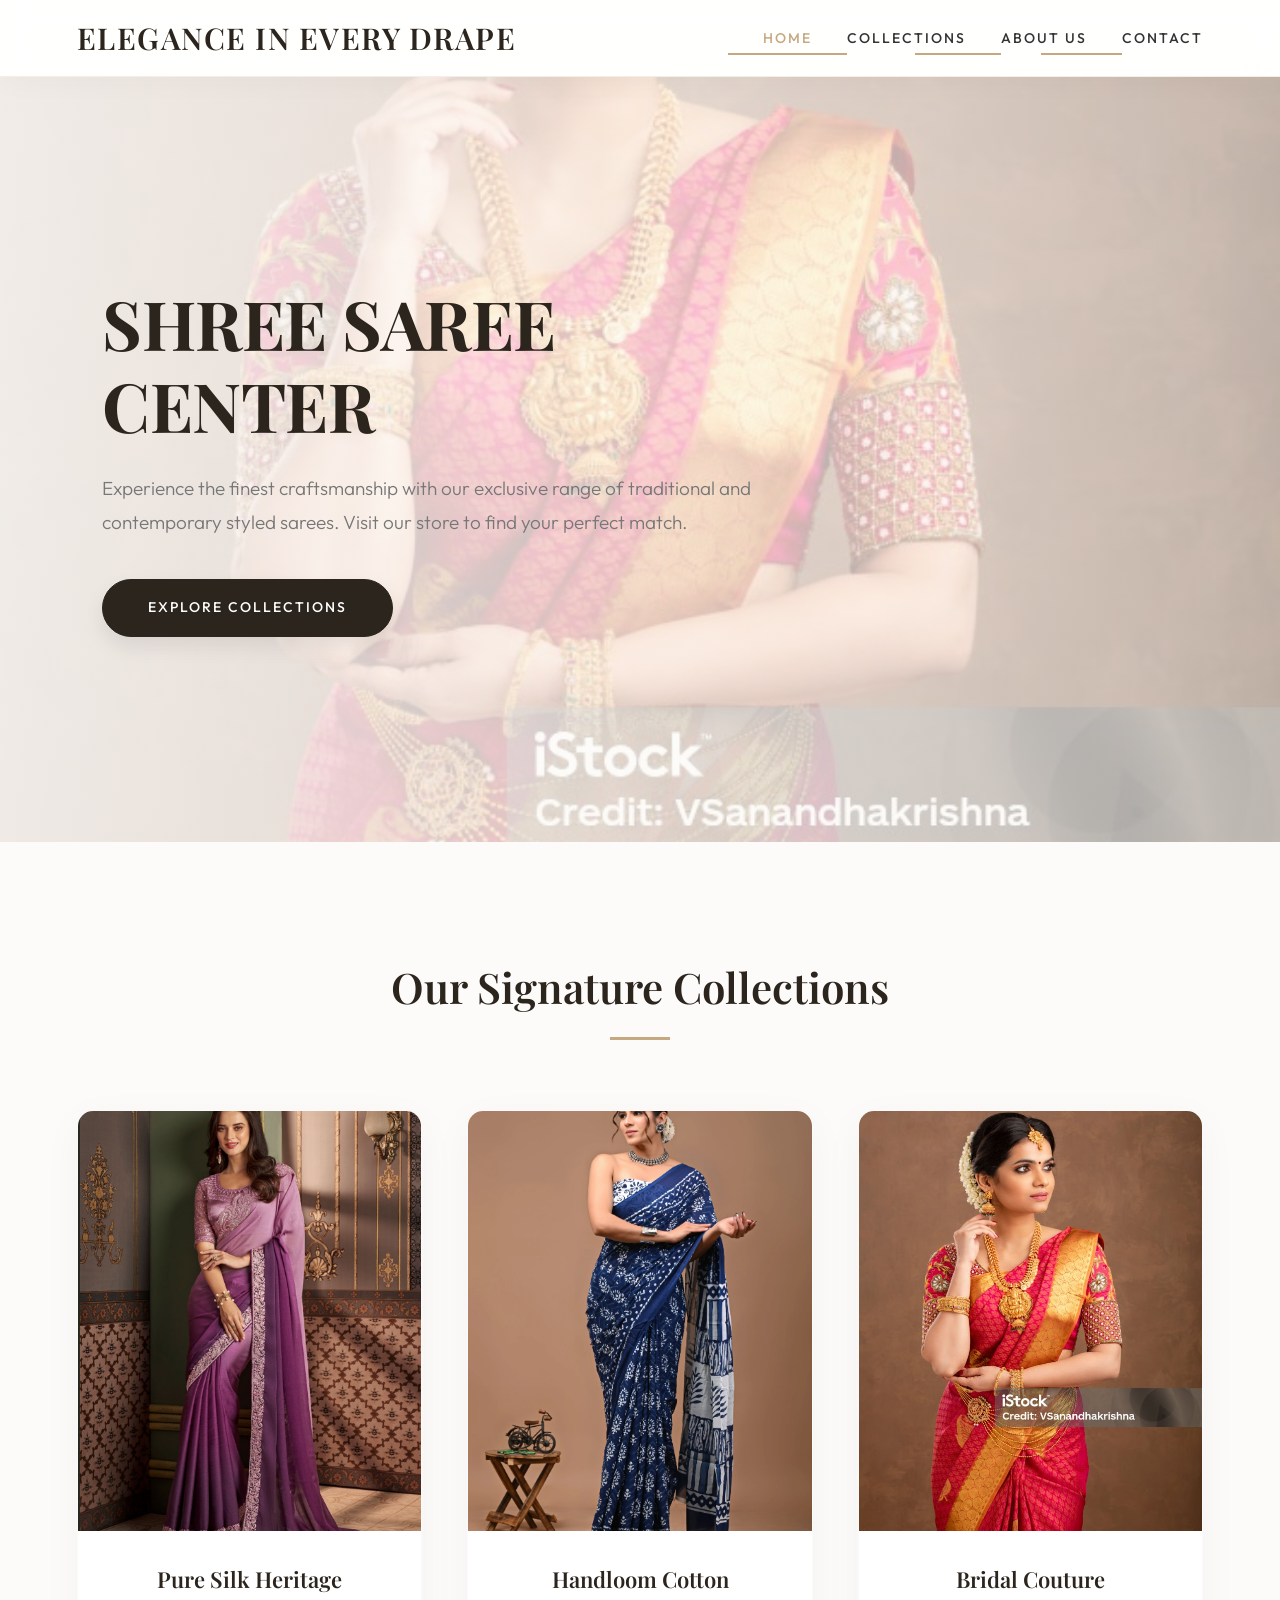
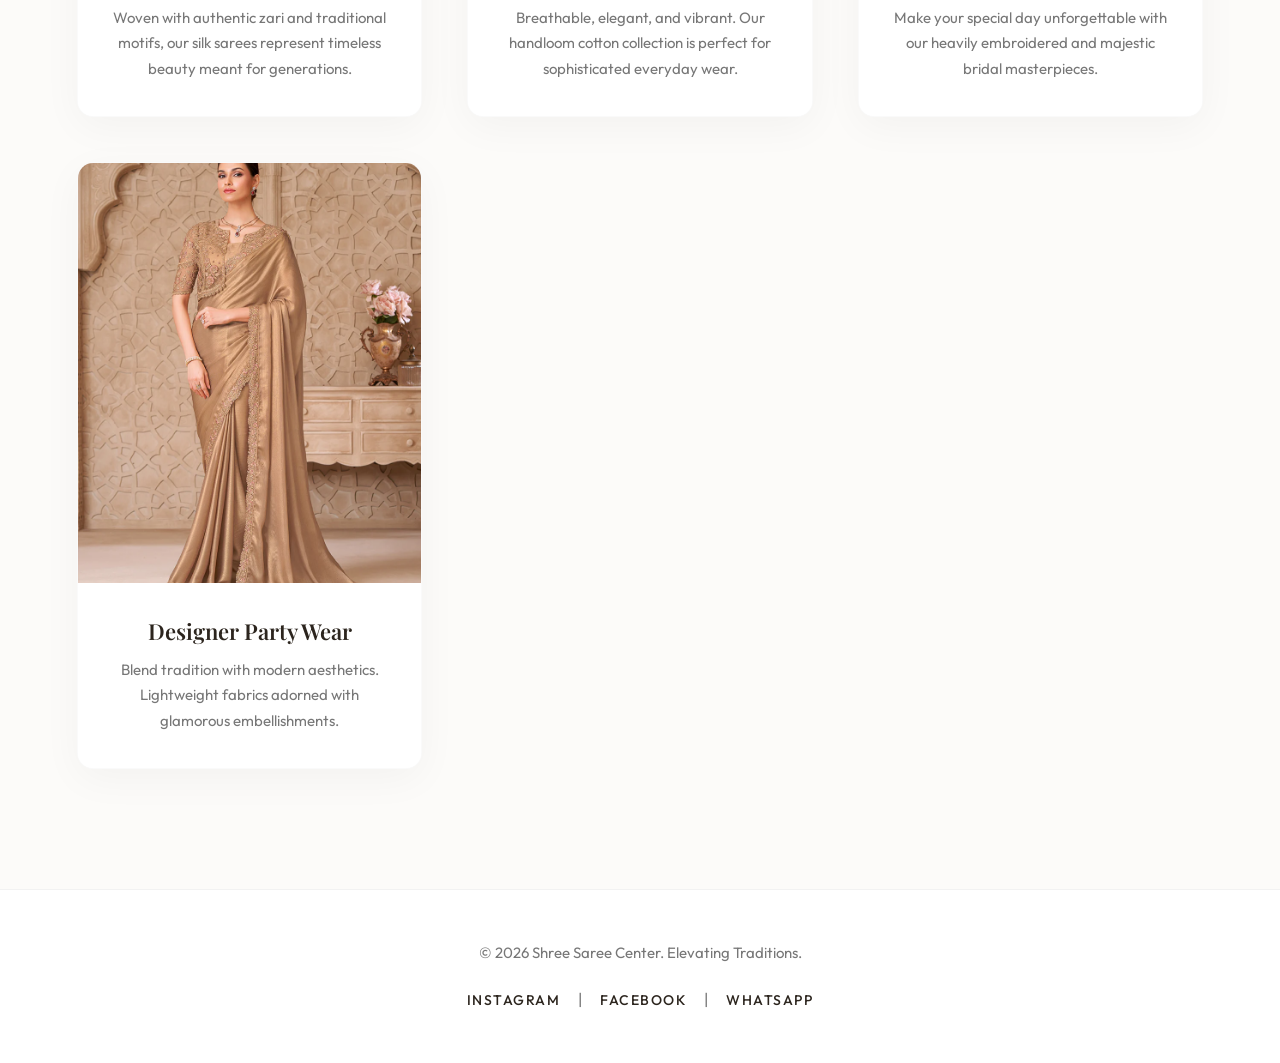
<file: index.html>
<!DOCTYPE html>
<html lang="en">

<head>
    <meta charset="UTF-8">
    <title>Shree Saree Center | Premium Sarees</title>
    <link rel="stylesheet" href="style.css">
    <meta name="viewport" content="width=device-width, initial-scale=1.0">
</head>

<body>

    <!-- Header Section -->
    <header>
        <div class="logo">
            <h1>Elegance in every drape</h1>
        </div>
        <nav>
            <ul>
                <li><a href="index.html" class="active">Home</a></li>
                <li><a href="product.html">Collections</a></li>
                <li><a href="about.html">About Us</a></li>
                <li><a href="contact.html">Contact</a></li>
            </ul>
        </nav>
    </header>

    <!-- Hero Section -->
    <section class="hero">
        <div class="hero-content">
            <h2>SHREE SAREE CENTER</h2>
            <p>Experience the finest craftsmanship with our exclusive range of traditional and contemporary styled sarees. Visit our store to find your perfect match.</p>
            <a href="product.html" class="btn">Explore Collections</a>
        </div>
    </section>

    <!-- Featured Products Section -->
    <section class="featured">
        <h2 class="section-title">Our Signature Collections</h2>
        <div class="product-container">

            <a href="silk.html" style="text-decoration: none; color: inherit; display: block;">
                <div class="product-card">
                    <div class="img-wrapper">
                        <img src="images/silk.jpg.jpeg" alt="Pure Silk Sarees">
                    </div>
                    <div class="product-info">
                        <h3>Pure Silk Heritage</h3>
                        <p>Woven with authentic zari and traditional motifs, our silk sarees represent timeless beauty meant for generations.</p>
                    </div>
                </div>
            </a>

            <a href="cotton.html" style="text-decoration: none; color: inherit; display: block;">
                <div class="product-card">
                    <div class="img-wrapper">
                        <img src="images/cotton.webp" alt="Handloom Cotton">
                    </div>
                    <div class="product-info">
                        <h3>Handloom Cotton</h3>
                        <p>Breathable, elegant, and vibrant. Our handloom cotton collection is perfect for sophisticated everyday wear.</p>
                    </div>
                </div>
            </a>

            <a href="bridal.html" style="text-decoration: none; color: inherit; display: block;">
                <div class="product-card">
                    <div class="img-wrapper">
                        <img src="images/bridal.jpg.jpeg" alt="Bridal Couture">
                    </div>
                    <div class="product-info">
                        <h3>Bridal Couture</h3>
                        <p>Make your special day unforgettable with our heavily embroidered and majestic bridal masterpieces.</p>
                    </div>
                </div>
            </a>

            <a href="party_wear.html" style="text-decoration: none; color: inherit; display: block;">
                <div class="product-card">
                    <div class="img-wrapper">
                        <img src="images/party_wear.webp" alt="Contemporary Party Wear">
                    </div>
                    <div class="product-info">
                        <h3>Designer Party Wear</h3>
                        <p>Blend tradition with modern aesthetics. Lightweight fabrics adorned with glamorous embellishments.</p>
                    </div>
                </div>
            </a>

        </div>
    </section>

    <!-- Footer Section -->
    <footer>
        <p>&copy; 2026 Shree Saree Center. Elevating Traditions.</p>
        <div class="social-links">
            <a href="#">Instagram</a> | <a href="#">Facebook</a> | <a href="#">WhatsApp</a>
        </div>
    </footer>

</body>

</html>
</file>
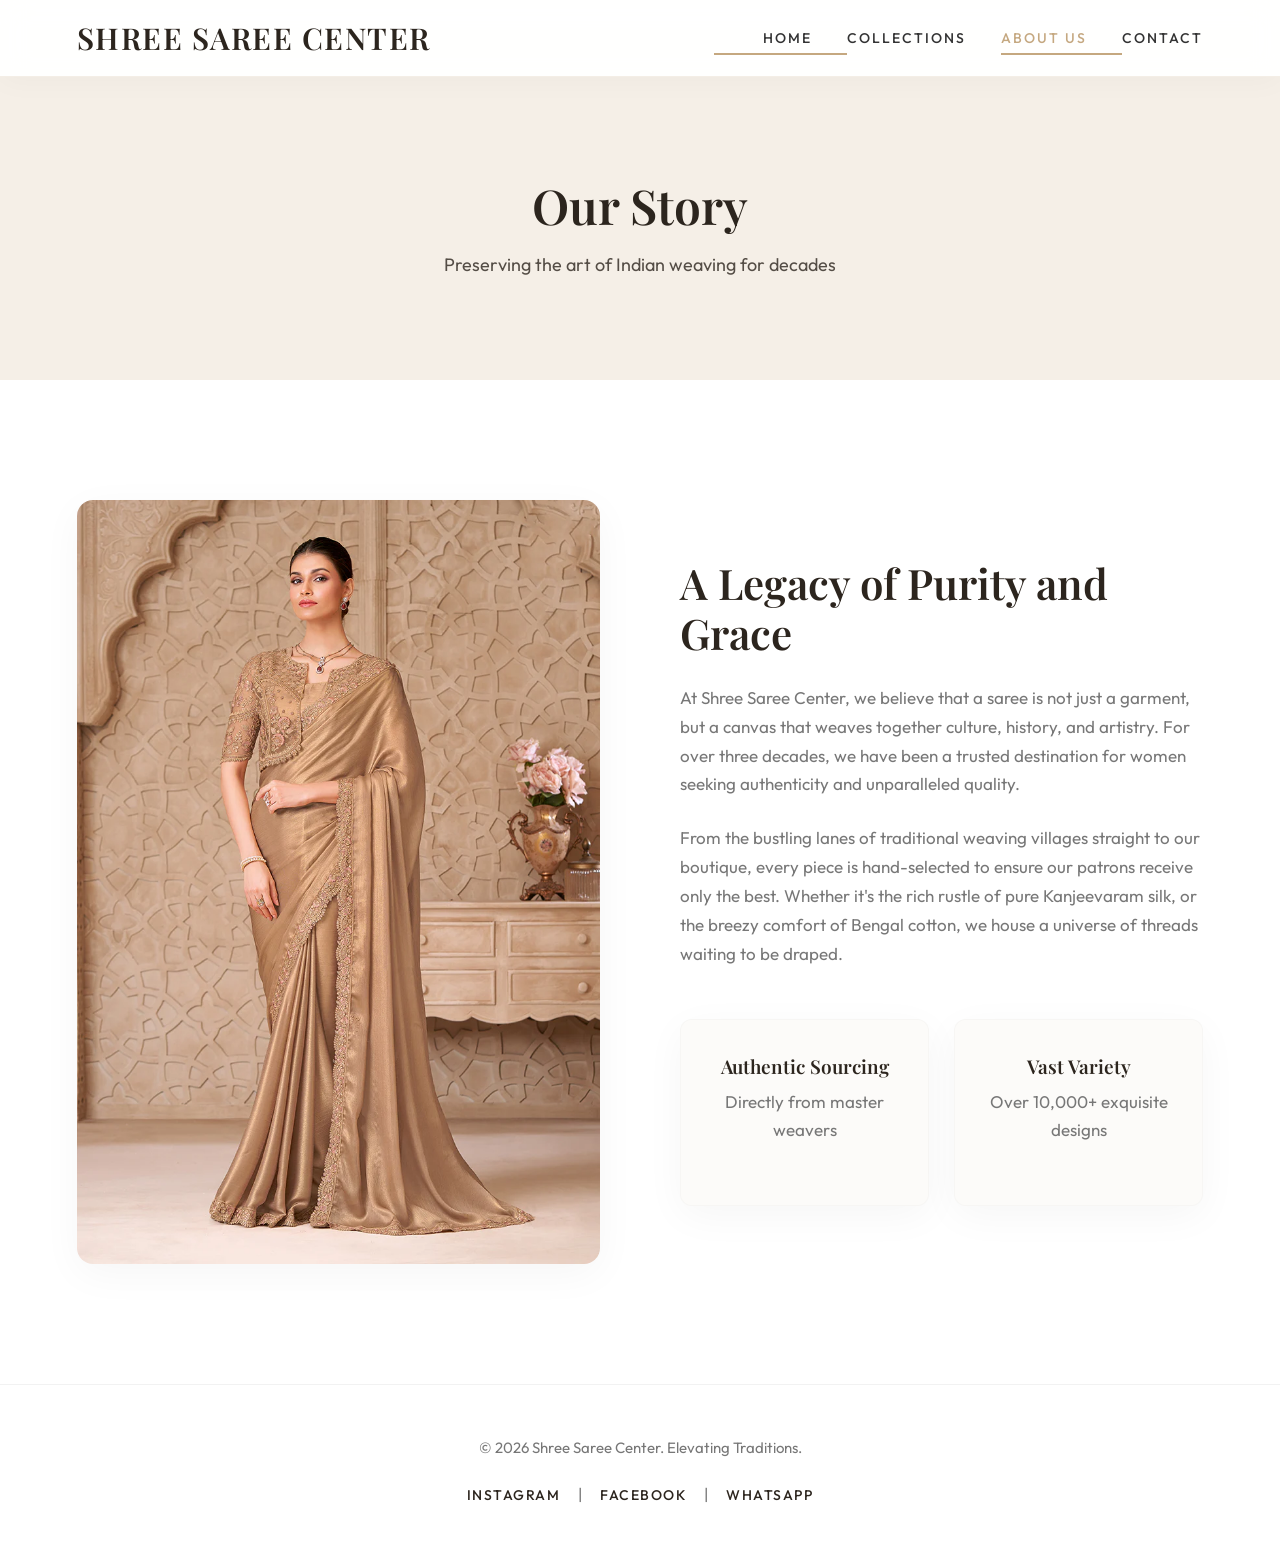
<file: about.html>
<!DOCTYPE html>
<html lang="en">

<head>
    <meta charset="UTF-8">
    <title>About Us | Shree Saree Center</title>
    <link rel="stylesheet" href="style.css">
    <meta name="viewport" content="width=device-width, initial-scale=1.0">
</head>

<body>

    <!-- Header Section -->
    <header>
        <div class="logo">
            <h1>Shree Saree Center</h1>
        </div>
        <nav>
            <ul>
                <li><a href="index.html">Home</a></li>
                <li><a href="product.html">Collections</a></li>
                <li><a href="about.html" class="active">About Us</a></li>
                <li><a href="contact.html">Contact</a></li>
            </ul>
        </nav>
    </header>

    <!-- About Section -->
    <section class="contact-hero">
        <h1>Our Story</h1>
        <p>Preserving the art of Indian weaving for decades</p>
    </section>

    <section class="about-section">
        <div class="about-img">
            <img src="images/party_wear.webp" alt="Inside Shree Saree Center">
        </div>
        <div class="about-content">
            <h2>A Legacy of Purity and Grace</h2>
            <p>At Shree Saree Center, we believe that a saree is not just a garment, but a canvas that weaves together culture, history, and artistry. For over three decades, we have been a trusted destination for women seeking authenticity and unparalleled quality.</p>
            <p>From the bustling lanes of traditional weaving villages straight to our boutique, every piece is hand-selected to ensure our patrons receive only the best. Whether it's the rich rustle of pure Kanjeevaram silk, or the breezy comfort of Bengal cotton, we house a universe of threads waiting to be draped.</p>
            
            <div class="about-features">
                <div class="feature">
                    <h4>Authentic Sourcing</h4>
                    <p>Directly from master weavers</p>
                </div>
                <div class="feature">
                    <h4>Vast Variety</h4>
                    <p>Over 10,000+ exquisite designs</p>
                </div>
            </div>
        </div>
    </section>

    <!-- Footer Section -->
    <footer>
        <p>&copy; 2026 Shree Saree Center. Elevating Traditions.</p>
        <div class="social-links">
            <a href="#">Instagram</a> | <a href="#">Facebook</a> | <a href="#">WhatsApp</a>
        </div>
    </footer>

</body>

</html>
</file>
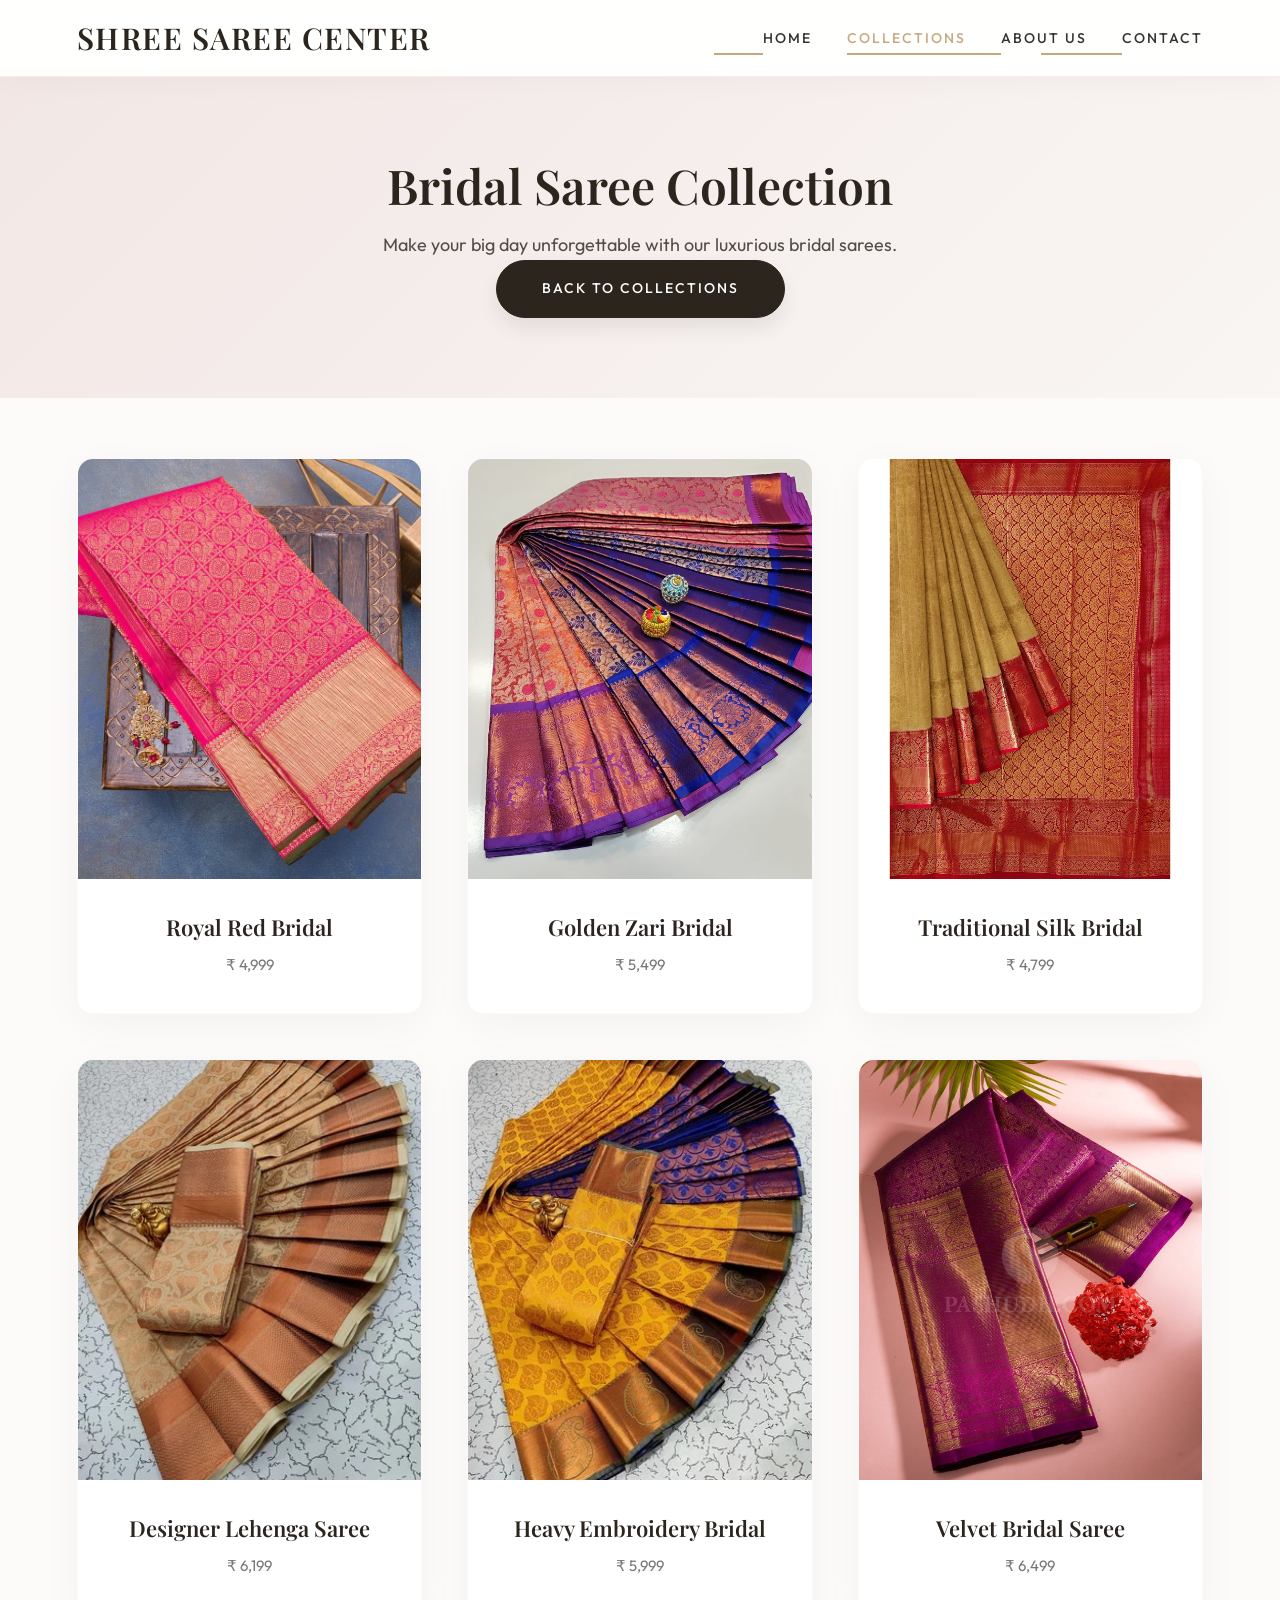
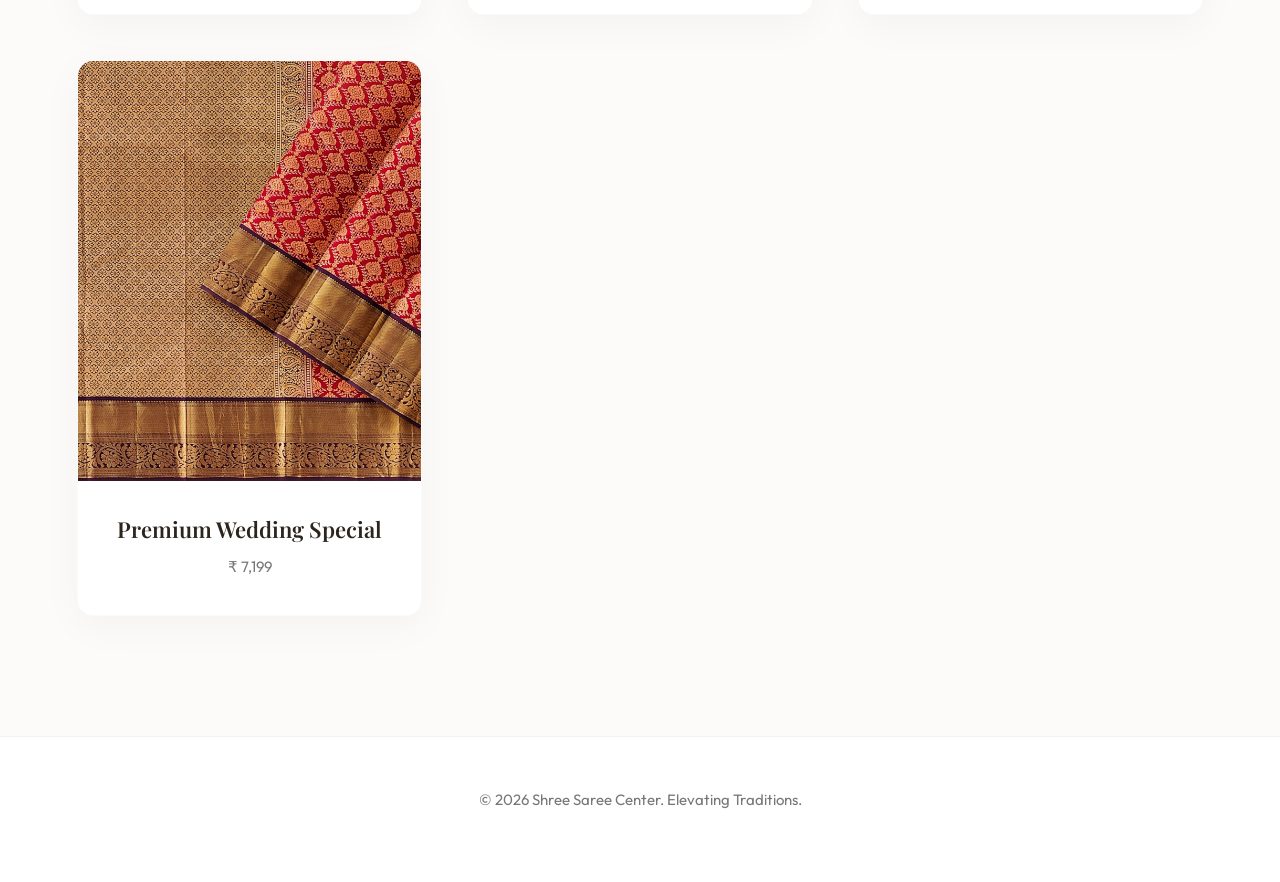
<file: bridal.html>
<!DOCTYPE html>
<html lang="en">

<head>
    <meta charset="UTF-8">
    <title>Bridal Collection | Shree Saree Center</title>
    <link rel="stylesheet" href="style.css">
    <meta name="viewport" content="width=device-width, initial-scale=1.0">
</head>

<body>

<header>
    <div class="logo">
        <h1>Shree Saree Center</h1>
    </div>
    <nav>
        <ul>
            <li><a href="index.html">Home</a></li>
            <li><a href="product.html" class="active">Collections</a></li>
            <li><a href="about.html">About Us</a></li>
            <li><a href="contact.html">Contact</a></li>
        </ul>
    </nav>
</header>

<section class="contact-hero" style="background: linear-gradient(135deg, rgba(200, 150, 150, 0.2), rgba(200, 150, 150, 0.05)); padding: 80px 20px;">
    <h1>Bridal Saree Collection</h1>
    <p>Make your big day unforgettable with our luxurious bridal sarees.</p>
    <a href="product.html" class="btn">Back to Collections</a>
</section>

<section class="featured" style="padding-top: 60px;">
    <div class="product-container">

        <div class="product-card">
            <div class="img-wrapper"><img src="images/bridal/bridal1.jpeg"></div>
            <div class="product-info"><h3>Royal Red Bridal</h3><p>₹ 4,999</p></div>
        </div>

        <div class="product-card">
            <div class="img-wrapper"><img src="images/bridal/bridal2.jpeg"></div>
            <div class="product-info"><h3>Golden Zari Bridal</h3><p>₹ 5,499</p></div>
        </div>

        <div class="product-card">
            <div class="img-wrapper"><img src="images/bridal/bridal3.jpeg"></div>
            <div class="product-info"><h3>Traditional Silk Bridal</h3><p>₹ 4,799</p></div>
        </div>

        <div class="product-card">
            <div class="img-wrapper"><img src="images/bridal/bridal4.jpeg"></div>
            <div class="product-info"><h3>Designer Lehenga Saree</h3><p>₹ 6,199</p></div>
        </div>

        <div class="product-card">
            <div class="img-wrapper"><img src="images/bridal/bridal5.jpeg"></div>
            <div class="product-info"><h3>Heavy Embroidery Bridal</h3><p>₹ 5,999</p></div>
        </div>

        <div class="product-card">
            <div class="img-wrapper"><img src="images/bridal/bridal6.jpeg"></div>
            <div class="product-info"><h3>Velvet Bridal Saree</h3><p>₹ 6,499</p></div>
        </div>

        <div class="product-card">
            <div class="img-wrapper"><img src="images/bridal/bridal7.jpeg"></div>
            <div class="product-info"><h3>Premium Wedding Special</h3><p>₹ 7,199</p></div>
        </div>

    </div>
</section>

<footer>
    <p>&copy; 2026 Shree Saree Center. Elevating Traditions.</p>
</footer>

</body>
</html>
</file>
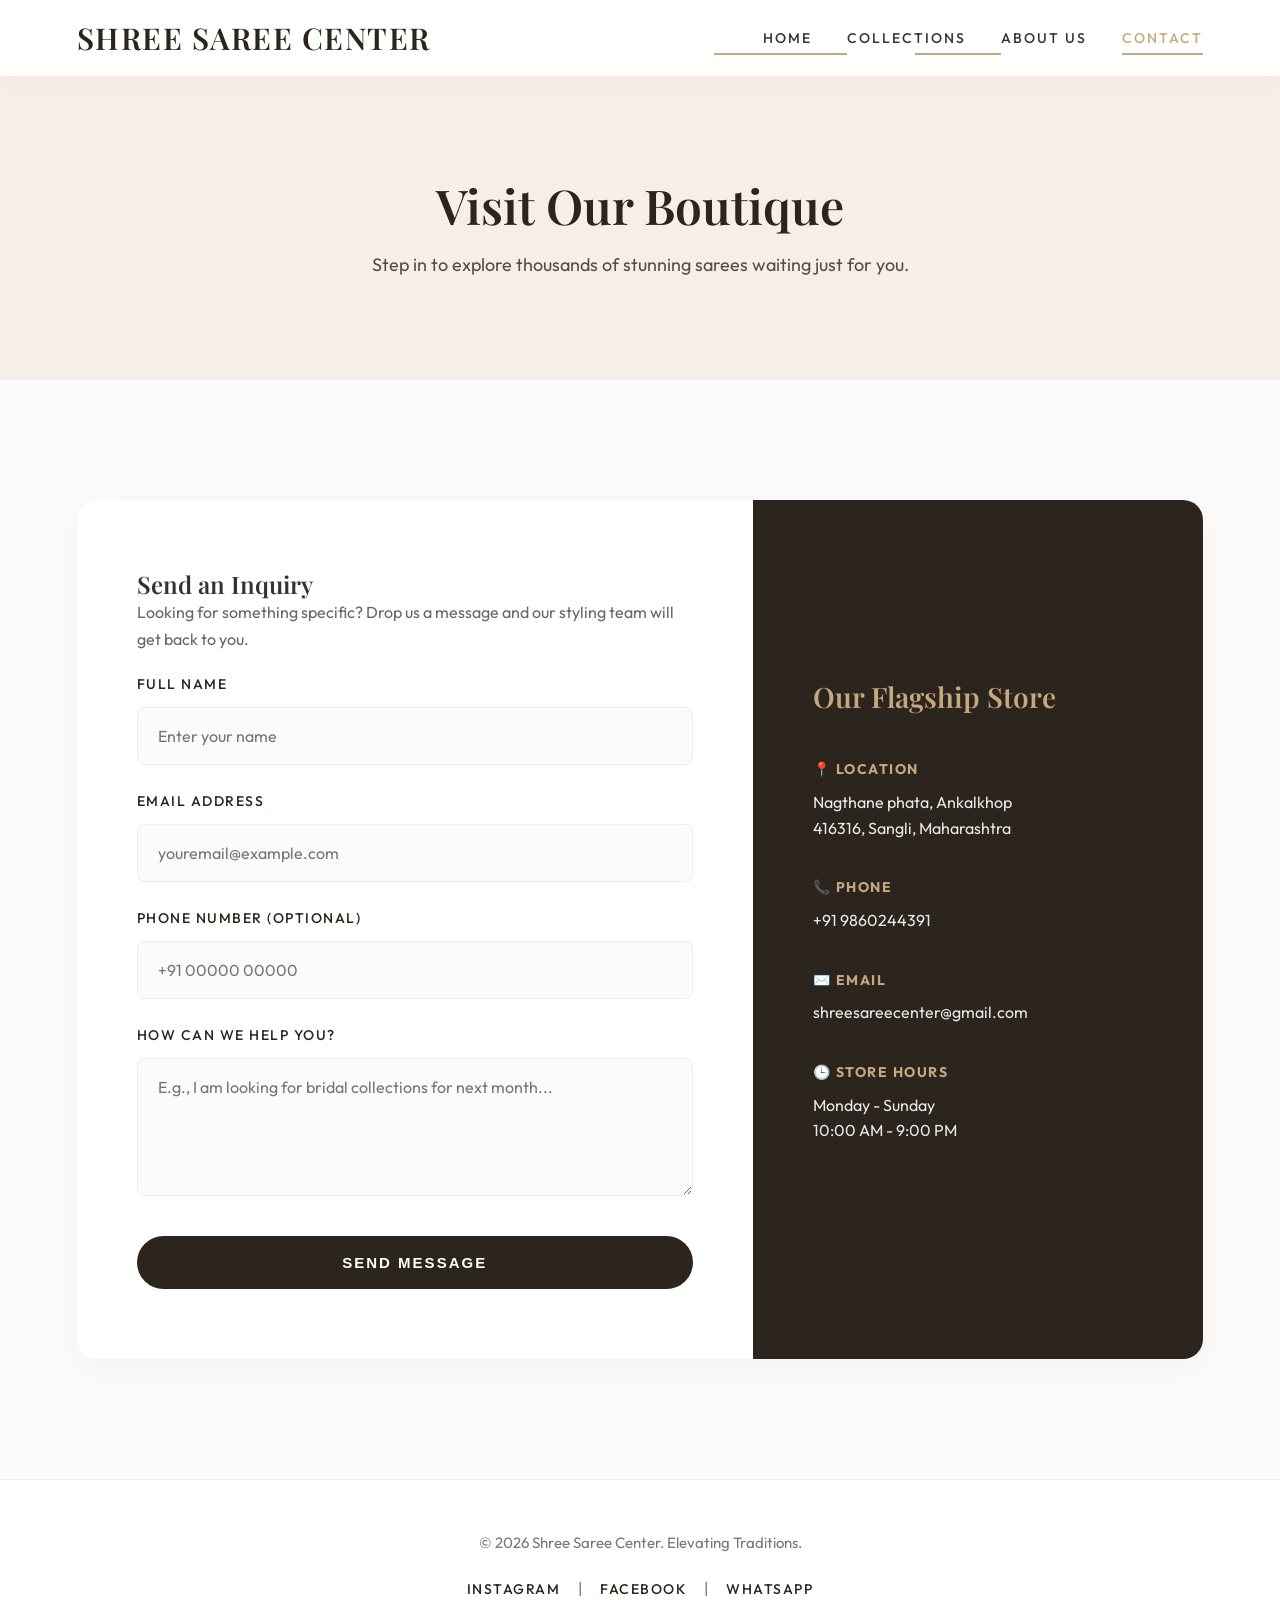
<file: contact.html>
<!DOCTYPE html>
<html lang="en">

<head>
    <meta charset="UTF-8">
    <title>Contact Us | Shree Saree Center</title>
    <link rel="stylesheet" href="style.css">
    <meta name="viewport" content="width=device-width, initial-scale=1.0">
</head>

<body>

    <!-- Header Section -->
    <header>
        <div class="logo">
            <h1>Shree Saree Center</h1>
        </div>
        <nav>
            <ul>
                <li><a href="index.html">Home</a></li>
                <li><a href="product.html">Collections</a></li>
                <li><a href="about.html">About Us</a></li>
                <li><a href="contact.html" class="active">Contact</a></li>
            </ul>
        </nav>
    </header>

    <section class="contact-hero">
        <h1>Visit Our Boutique</h1>
        <p>Step in to explore thousands of stunning sarees waiting just for you.</p>
    </section>

    <!-- Contact Section -->
    <section class="contact-section">
        <div class="contact-container">

            <!-- Contact Form -->
            <div class="contact-form">
                <h2>Send an Inquiry</h2>
                <p style="margin-bottom: 20px; color: #666;">Looking for something specific? Drop us a message and our styling team will get back to you.</p>
                <form>
                    <label>Full Name</label>
                    <input type="text" placeholder="Enter your name" required>

                    <label>Email Address</label>
                    <input type="email" placeholder="youremail@example.com" required>

                    <label>Phone Number (Optional)</label>
                    <input type="tel" placeholder="+91 00000 00000">

                    <label>How can we help you?</label>
                    <textarea rows="5" placeholder="E.g., I am looking for bridal collections for next month..."></textarea>

                    <button type="submit">Send Message</button>
                </form>
            </div>

            <!-- Contact Details -->
            <div class="contact-info">
                <h3>Our Flagship Store</h3>
                
                <div class="info-item">
                    <strong>📍 Location</strong>
                    <p>Nagthane phata, Ankalkhop<br>416316, Sangli, Maharashtra</p>
                </div>
                
                <div class="info-item">
                    <strong>📞 Phone</strong>
                    <p>+91 9860244391</p>
                </div>
                
                <div class="info-item">
                    <strong>✉️ Email</strong>
                    <p>shreesareecenter@gmail.com</p>
                </div>
                
                <div class="info-item">
                    <strong>🕒 Store Hours</strong>
                    <p>Monday - Sunday<br>10:00 AM - 9:00 PM</p>
                </div>
            </div>

        </div>
    </section>

    <!-- Footer -->
    <footer>
        <p>&copy; 2026 Shree Saree Center. Elevating Traditions.</p>
        <div class="social-links">
            <a href="#">Instagram</a> | <a href="#">Facebook</a> | <a href="#">WhatsApp</a>
        </div>
    </footer>

</body>

</html>
</file>
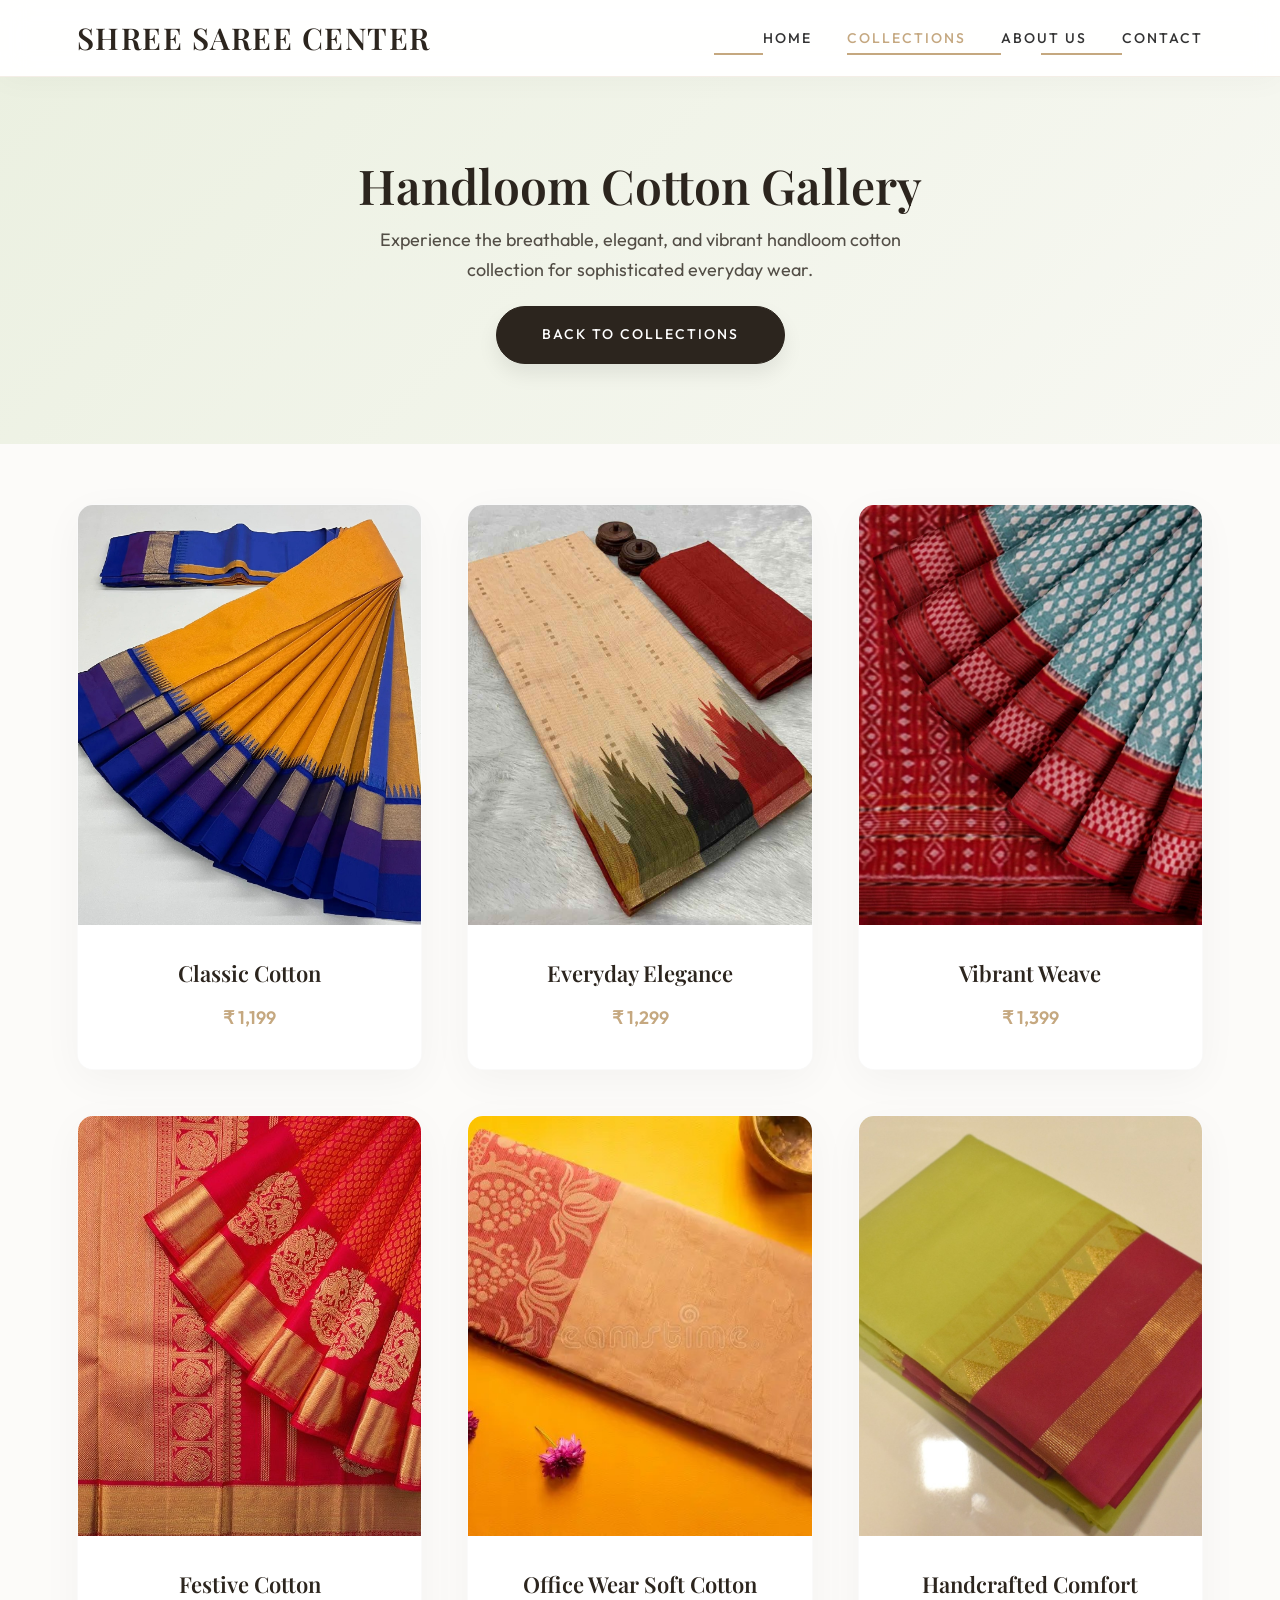
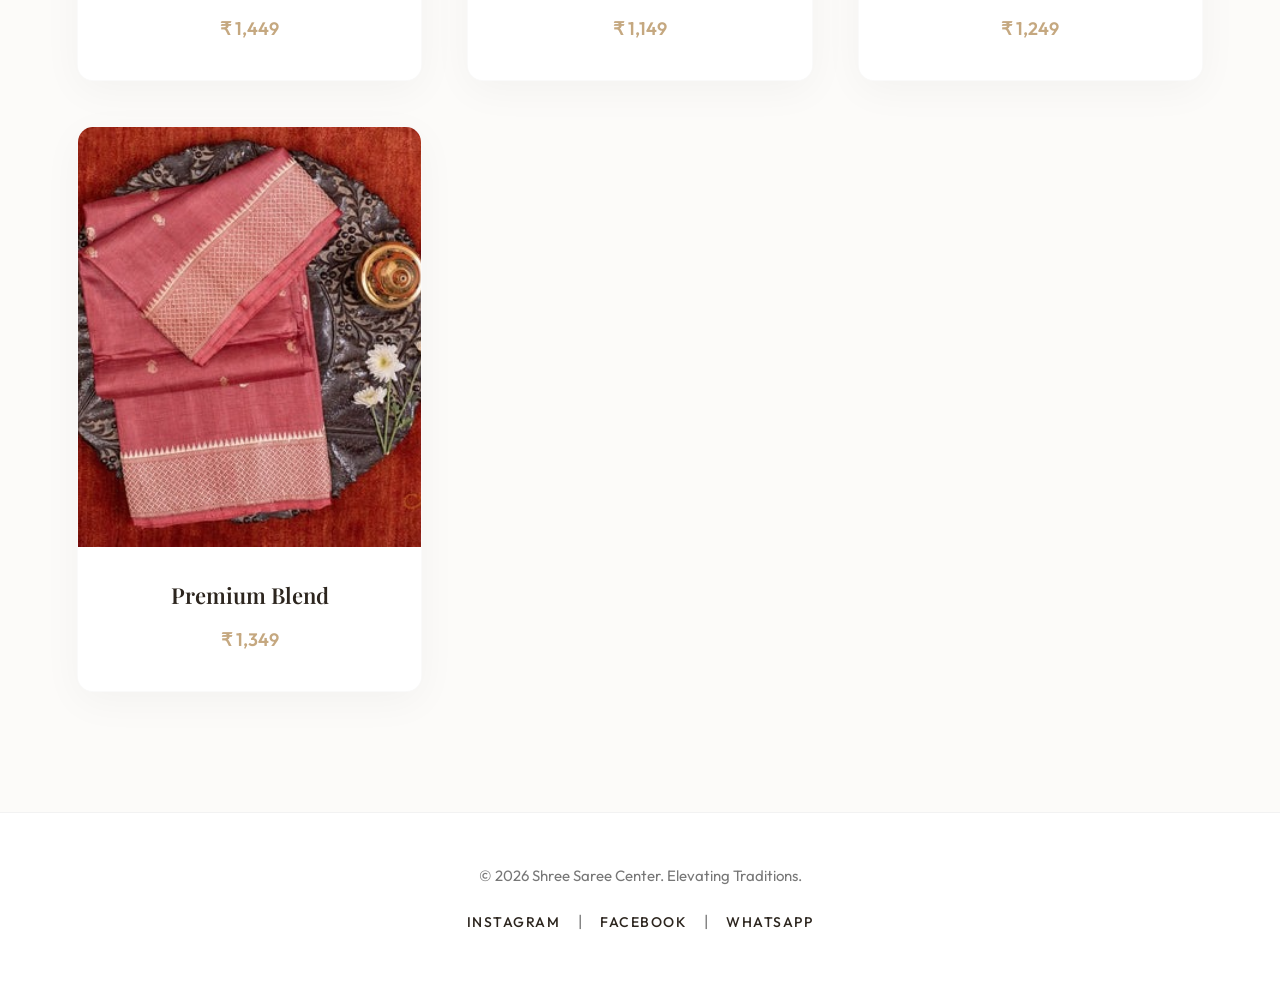
<file: cotton.html>
<!DOCTYPE html>
<html lang="en">

<head>
    <meta charset="UTF-8">
    <title>Handloom Cotton Collection | Shree Saree Center</title>
    <link rel="stylesheet" href="style.css">
    <meta name="viewport" content="width=device-width, initial-scale=1.0">
</head>

<body>

    <!-- Header Section -->
    <header>
        <div class="logo">
            <h1>Shree Saree Center</h1>
        </div>
        <nav>
            <ul>
                <li><a href="index.html">Home</a></li>
                <li><a href="product.html" class="active">Collections</a></li>
                <li><a href="about.html">About Us</a></li>
                <li><a href="contact.html">Contact</a></li>
            </ul>
        </nav>
    </header>

    <section class="contact-hero" style="background: linear-gradient(135deg, rgba(168, 197, 128, 0.2), rgba(168, 197, 128, 0.05)); padding: 80px 20px;">
        <h1 style="margin-bottom: 10px;">Handloom Cotton Gallery</h1>
        <p>Experience the breathable, elegant, and vibrant handloom cotton collection for sophisticated everyday wear.</p>
        <a href="product.html" class="btn" style="margin-top: 20px;">Back to Collections</a>
    </section>

    <section class="featured" style="padding-top: 60px;">
        <div class="product-container">
            
            <div class="product-card">
                <div class="img-wrapper"><img src="images/cotton/WhatsApp%20Image%202026-03-27%20at%204.20.16%20PM.jpeg" alt="Handloom Cotton 1"></div>
                <div class="product-info">
                    <h3>Classic Cotton</h3>
                    <p style="font-size: 18px; color: #c5a880; font-weight: 600; margin-top: 5px;">₹ 1,199</p>
                </div>
            </div>

            <div class="product-card">
                <div class="img-wrapper"><img src="images/cotton/WhatsApp%20Image%202026-03-27%20at%204.42.38%20PM.jpeg" alt="Handloom Cotton 2"></div>
                <div class="product-info">
                    <h3>Everyday Elegance</h3>
                    <p style="font-size: 18px; color: #c5a880; font-weight: 600; margin-top: 5px;">₹ 1,299</p>
                </div>
            </div>

            <div class="product-card">
                <div class="img-wrapper"><img src="images/cotton/WhatsApp%20Image%202026-03-27%20at%204.42.39%20PM%20(1).jpeg" alt="Handloom Cotton 3"></div>
                <div class="product-info">
                    <h3>Vibrant Weave</h3>
                    <p style="font-size: 18px; color: #c5a880; font-weight: 600; margin-top: 5px;">₹ 1,399</p>
                </div>
            </div>

            <div class="product-card">
                <div class="img-wrapper"><img src="images/cotton/WhatsApp%20Image%202026-03-27%20at%204.42.39%20PM%20(2).jpeg" alt="Handloom Cotton 4"></div>
                <div class="product-info">
                    <h3>Festive Cotton</h3>
                    <p style="font-size: 18px; color: #c5a880; font-weight: 600; margin-top: 5px;">₹ 1,449</p>
                </div>
            </div>

            <div class="product-card">
                <div class="img-wrapper"><img src="images/cotton/WhatsApp%20Image%202026-03-27%20at%204.42.39%20PM%20(3).jpeg" alt="Handloom Cotton 5"></div>
                <div class="product-info">
                    <h3>Office Wear Soft Cotton</h3>
                    <p style="font-size: 18px; color: #c5a880; font-weight: 600; margin-top: 5px;">₹ 1,149</p>
                </div>
            </div>

            <div class="product-card">
                <div class="img-wrapper"><img src="images/cotton/WhatsApp%20Image%202026-03-27%20at%204.42.39%20PM%20(4).jpeg" alt="Handloom Cotton 6"></div>
                <div class="product-info">
                    <h3>Handcrafted Comfort</h3>
                    <p style="font-size: 18px; color: #c5a880; font-weight: 600; margin-top: 5px;">₹ 1,249</p>
                </div>
            </div>

            <div class="product-card">
                <div class="img-wrapper"><img src="images/cotton/WhatsApp%20Image%202026-03-27%20at%204.42.39%20PM.jpeg" alt="Handloom Cotton 7"></div>
                <div class="product-info">
                    <h3>Premium Blend</h3>
                    <p style="font-size: 18px; color: #c5a880; font-weight: 600; margin-top: 5px;">₹ 1,349</p>
                </div>
            </div>

        </div>
    </section>

    <!-- Footer Section -->
    <footer>
        <p>&copy; 2026 Shree Saree Center. Elevating Traditions.</p>
        <div class="social-links">
            <a href="#">Instagram</a> | <a href="#">Facebook</a> | <a href="#">WhatsApp</a>
        </div>
    </footer>

</body>

</html>
</file>
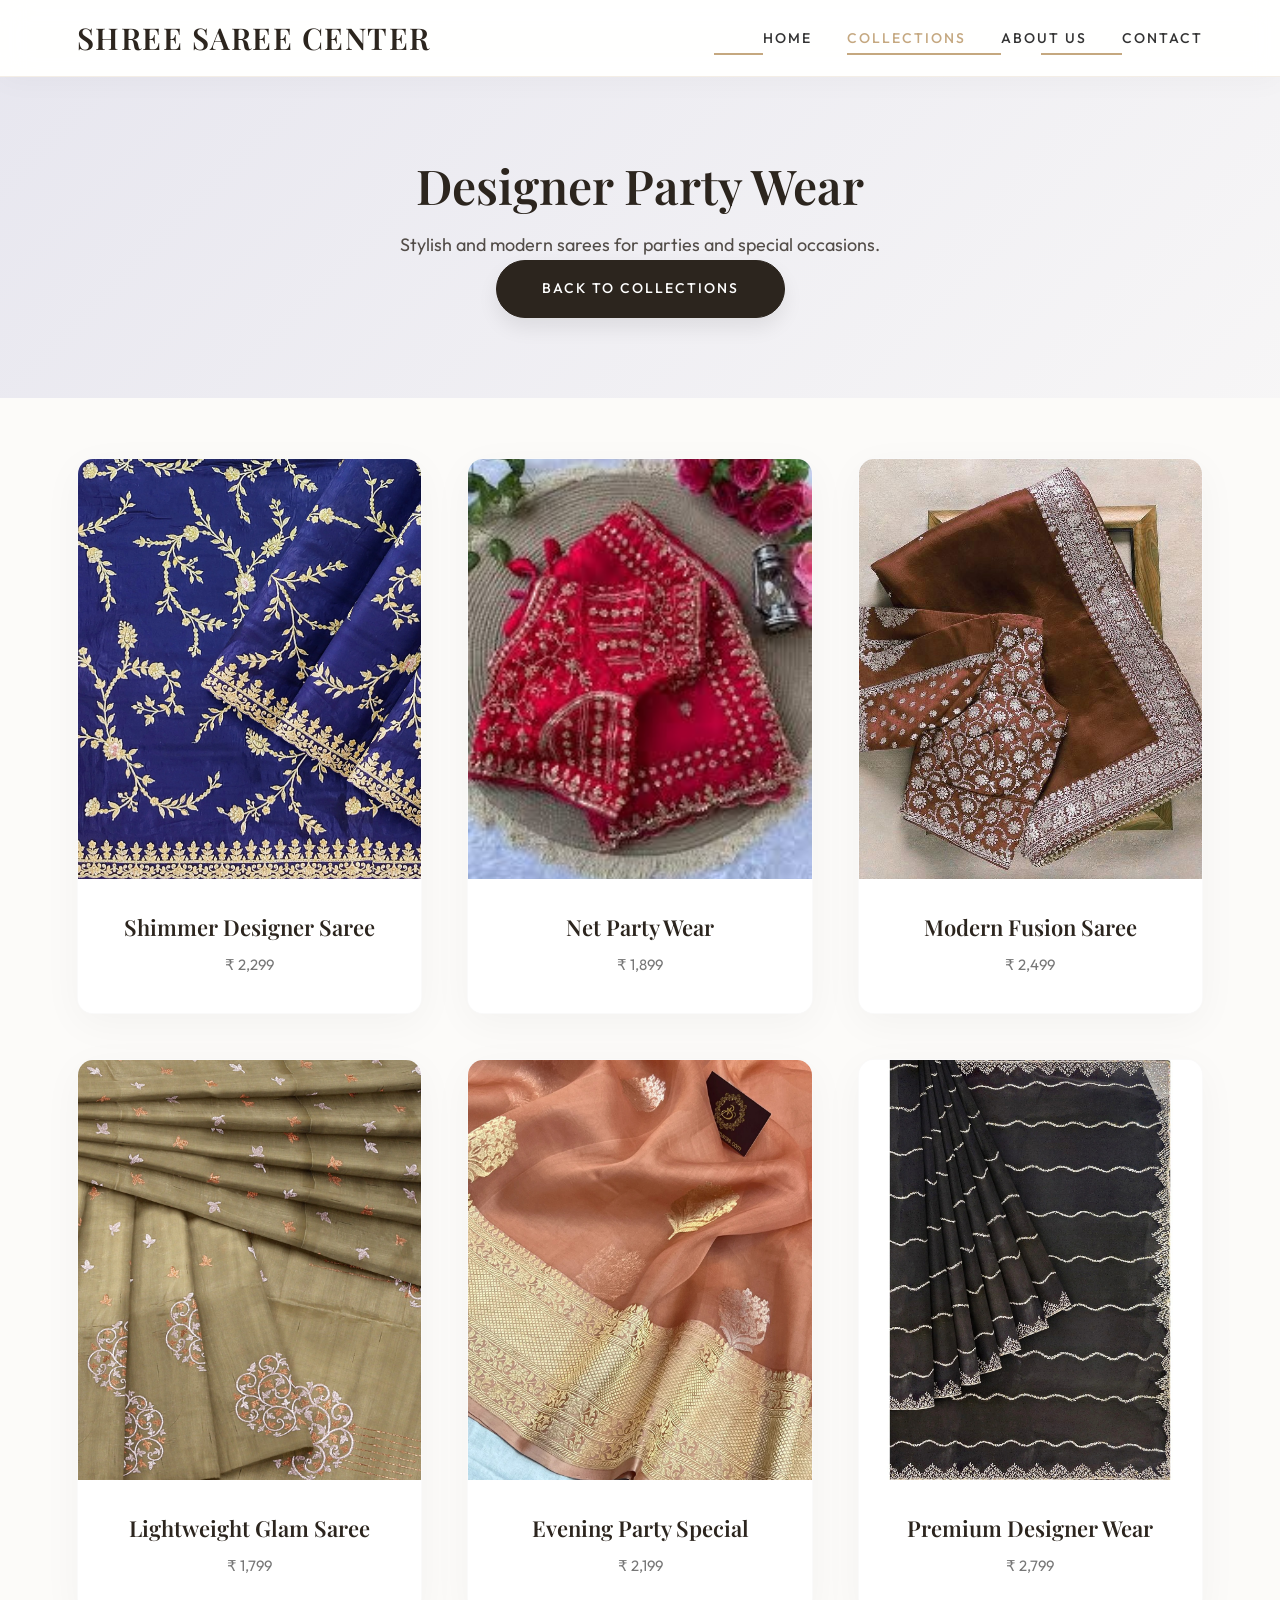
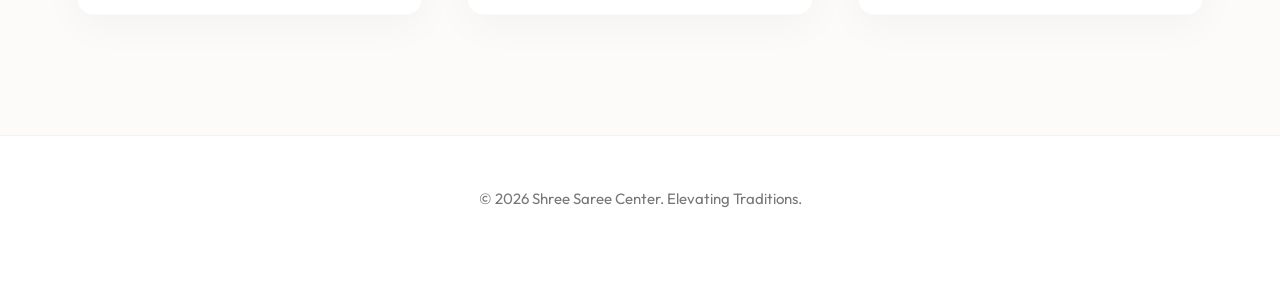
<file: party_wear.html>
<!DOCTYPE html>
<html lang="en">

<head>
    <meta charset="UTF-8">
    <title>Party Wear Collection | Shree Saree Center</title>
    <link rel="stylesheet" href="style.css">
    <meta name="viewport" content="width=device-width, initial-scale=1.0">
</head>

<body>

<header>
    <div class="logo">
        <h1>Shree Saree Center</h1>
    </div>
    <nav>
        <ul>
            <li><a href="index.html">Home</a></li>
            <li><a href="product.html" class="active">Collections</a></li>
            <li><a href="about.html">About Us</a></li>
            <li><a href="contact.html">Contact</a></li>
        </ul>
    </nav>
</header>

<section class="contact-hero" style="background: linear-gradient(135deg, rgba(150, 150, 200, 0.2), rgba(150, 150, 200, 0.05)); padding: 80px 20px;">
    <h1>Designer Party Wear</h1>
    <p>Stylish and modern sarees for parties and special occasions.</p>
    <a href="product.html" class="btn">Back to Collections</a>
</section>

<section class="featured" style="padding-top: 60px;">
    <div class="product-container">

        <div class="product-card">
            <div class="img-wrapper"><img src="images/party/party (2).jpeg"></div>
            <div class="product-info"><h3>Shimmer Designer Saree</h3><p>₹ 2,299</p></div>
        </div>

        <div class="product-card">
            <div class="img-wrapper"><img src="images/party/party (3).jpeg"></div>
            <div class="product-info"><h3>Net Party Wear</h3><p>₹ 1,899</p></div>
        </div>

        <div class="product-card">
            <div class="img-wrapper"><img src="images/party/party (4).jpeg"></div>
            <div class="product-info"><h3>Modern Fusion Saree</h3><p>₹ 2,499</p></div>
        </div>

        <div class="product-card">
            <div class="img-wrapper"><img src="images/party/party (5).jpeg"></div>
            <div class="product-info"><h3>Lightweight Glam Saree</h3><p>₹ 1,799</p></div>
        </div>

        <div class="product-card">
            <div class="img-wrapper"><img src="images/party/party (6).jpeg"></div>
            <div class="product-info"><h3>Evening Party Special</h3><p>₹ 2,199</p></div>
        </div>

        <div class="product-card">
            <div class="img-wrapper"><img src="images/party/party (7).jpeg"></div>
            <div class="product-info"><h3>Premium Designer Wear</h3><p>₹ 2,799</p></div>
        </div>

    </div>
</section>

<footer>
    <p>&copy; 2026 Shree Saree Center. Elevating Traditions.</p>
</footer>

</body>
</html>
</file>
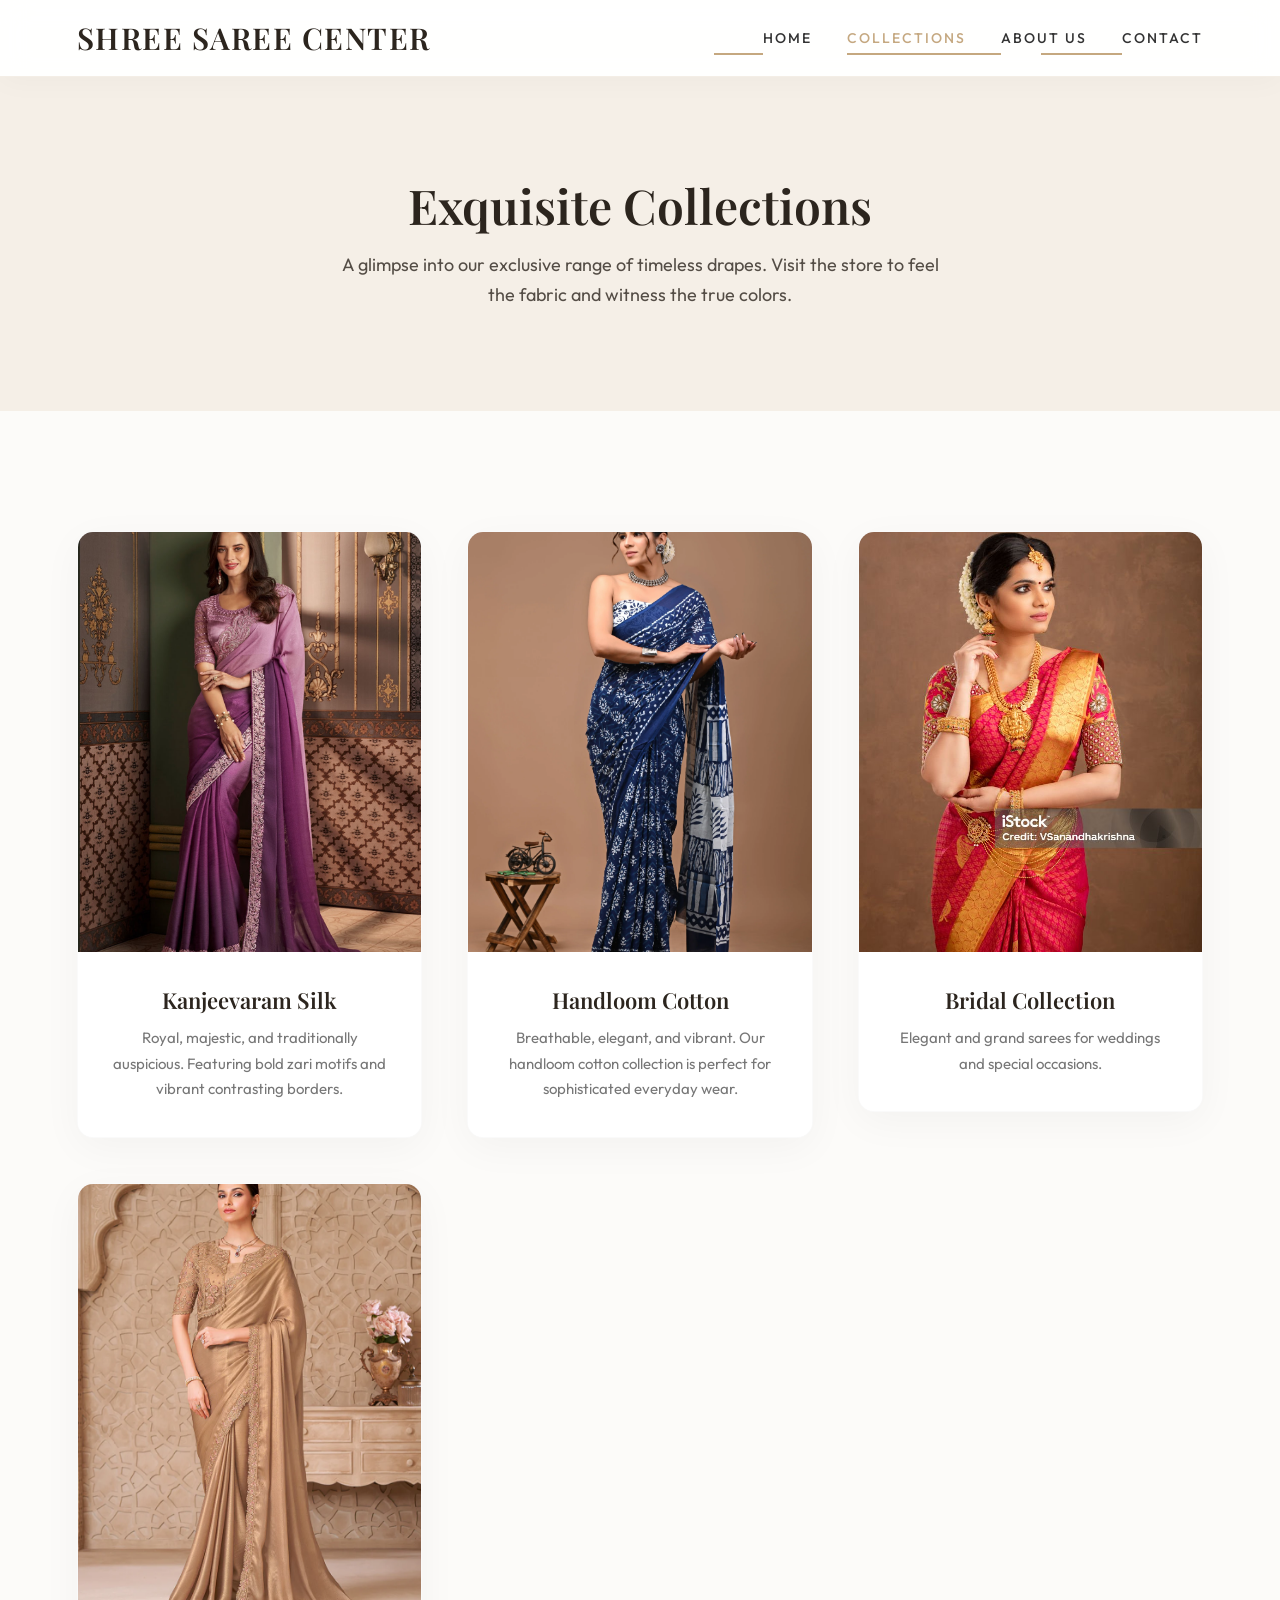
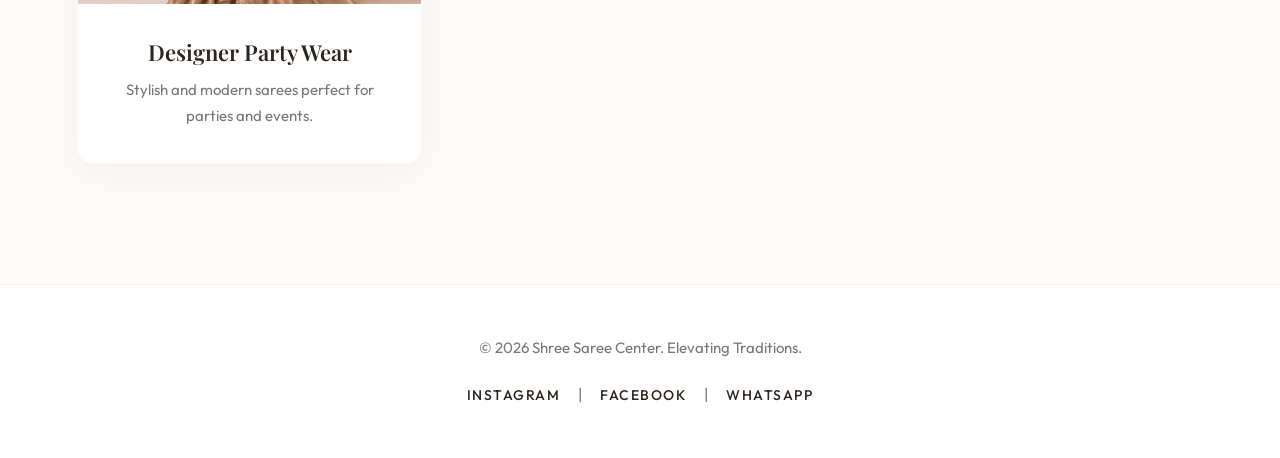
<file: product.html>
<!DOCTYPE html>
<html lang="en">

<head>
    <meta charset="UTF-8">
    <title>Our Collections | Shree Saree Center</title>
    <link rel="stylesheet" href="style.css">
    <meta name="viewport" content="width=device-width, initial-scale=1.0">
</head>

<body>

    <!-- Header Section -->
    <header>
        <div class="logo">
            <h1>Shree Saree Center</h1>
        </div>
        <nav>
            <ul>
                <li><a href="index.html">Home</a></li>
                <li><a href="product.html" class="active">Collections</a></li>
                <li><a href="about.html">About Us</a></li>
                <li><a href="contact.html">Contact</a></li>
            </ul>
        </nav>
    </header>

    <section class="contact-hero">
        <h1>Exquisite Collections</h1>
        <p>A glimpse into our exclusive range of timeless drapes. Visit the store to feel the fabric and witness the true colors.</p>
    </section>

    <section class="featured">
        <div class="product-container">
            
            <a href="silk.html" style="text-decoration: none; color: inherit; display: block;">
                <div class="product-card">
                    <div class="img-wrapper"><img src="images/silk.jpg.jpeg" alt="Kanjeevaram Silk"></div>
                    <div class="product-info">
                        <h3>Kanjeevaram Silk</h3>
                        <p>Royal, majestic, and traditionally auspicious. Featuring bold zari motifs and vibrant contrasting borders.</p>
                    </div>
                </div>
            </a>

            <a href="cotton.html" style="text-decoration: none; color: inherit; display: block;">
                <div class="product-card">
                    <div class="img-wrapper"><img src="images/cotton.webp" alt="Handloom Cotton"></div>
                    <div class="product-info">
                        <h3>Handloom Cotton</h3>
                        <p>Breathable, elegant, and vibrant. Our handloom cotton collection is perfect for sophisticated everyday wear.</p>
                    </div>
                </div>
            </a>

            <a href="bridal.html" style="text-decoration: none; color: inherit; display: block;">
                <div class="product-card">
                    <div class="img-wrapper"><img src="images/bridal.jpg.jpeg" alt="Bridal Sarees"></div>
                    <div class="product-info">
                        <h3>Bridal Collection</h3>
                        <p>Elegant and grand sarees for weddings and special occasions.</p>
                    </div>
                </div>
            </a>

            <a href="party_wear.html" style="text-decoration: none; color: inherit; display: block;">
                <div class="product-card">
                    <div class="img-wrapper"><img src="images/party_wear.webp" alt="Party Wear"></div>
                    <div class="product-info">
                        <h3>Designer Party Wear</h3>
                        <p>Stylish and modern sarees perfect for parties and events.</p>
                    </div>
                </div>
            </a>

        </div>
    </section>

    <!-- Footer Section -->
    <footer>
        <p>&copy; 2026 Shree Saree Center. Elevating Traditions.</p>
        <div class="social-links">
            <a href="#">Instagram</a> | <a href="#">Facebook</a> | <a href="#">WhatsApp</a>
        </div>
    </footer>

</body>

</html>
</file>
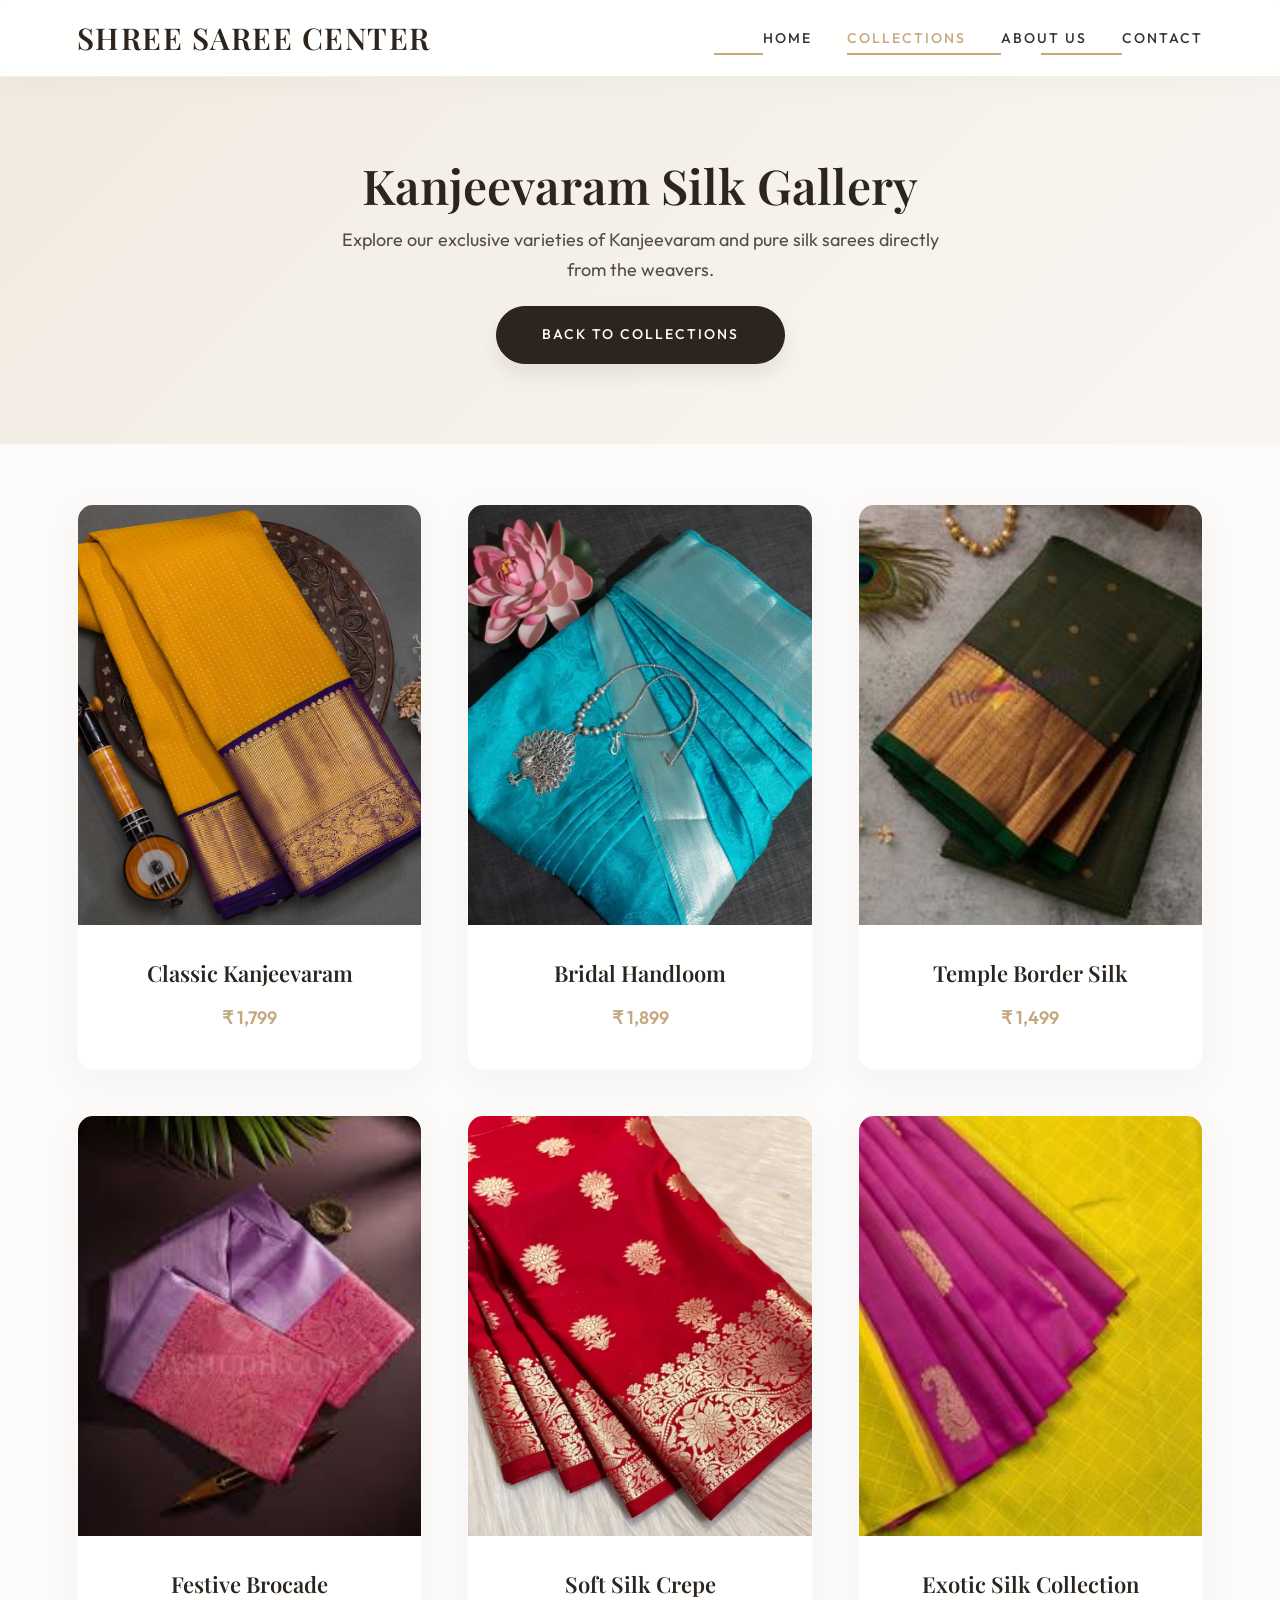
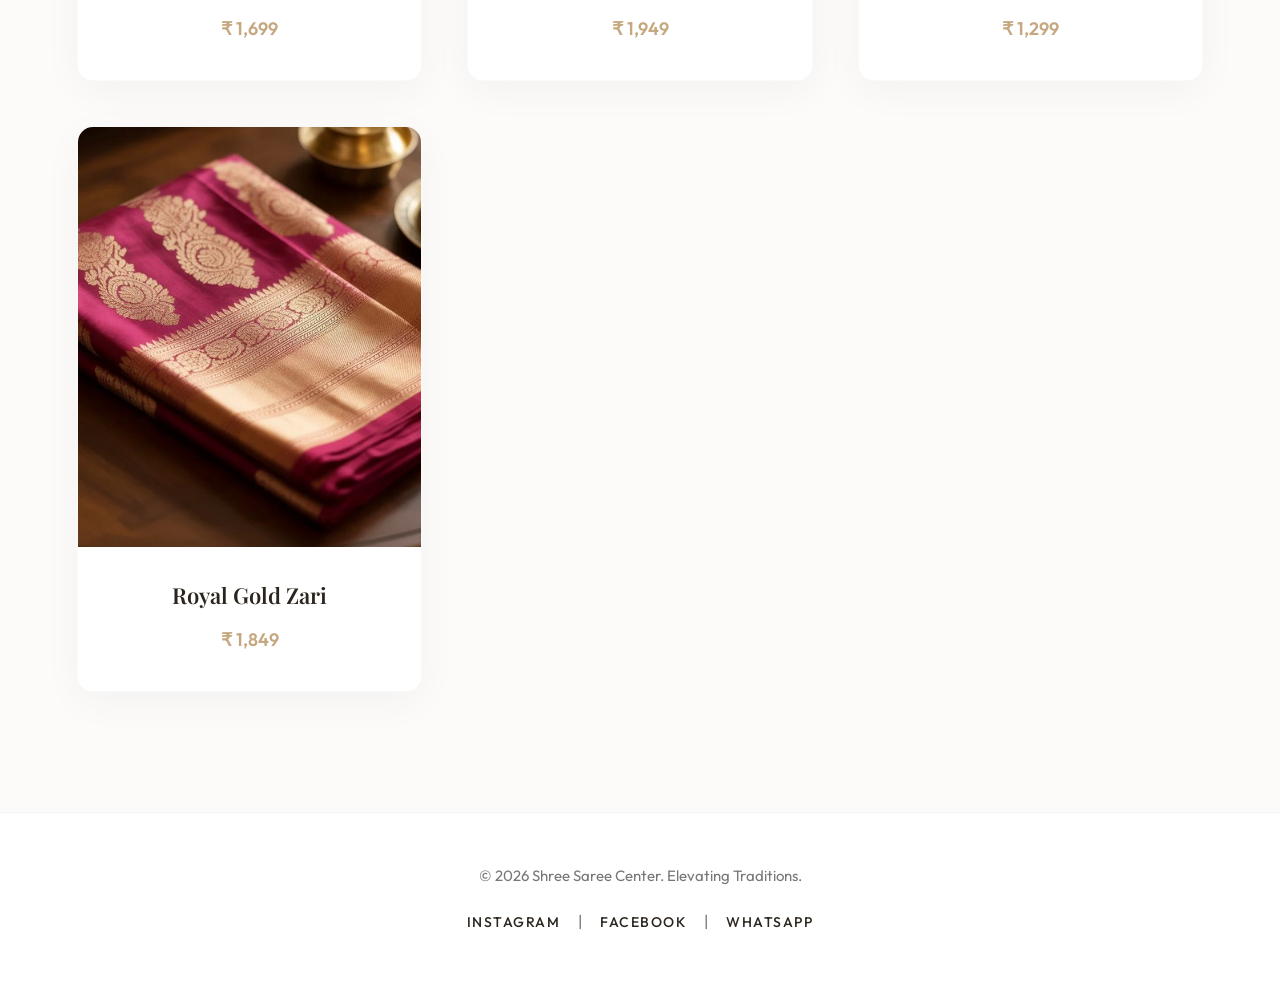
<file: silk.html>
<!DOCTYPE html>
<html lang="en">

<head>
    <meta charset="UTF-8">
    <title>Silk Collection | Shree Saree Center</title>
    <link rel="stylesheet" href="style.css">
    <meta name="viewport" content="width=device-width, initial-scale=1.0">
</head>

<body>

    <!-- Header Section -->
    <header>
        <div class="logo">
            <h1>Shree Saree Center</h1>
        </div>
        <nav>
            <ul>
                <li><a href="index.html">Home</a></li>
                <li><a href="product.html" class="active">Collections</a></li>
                <li><a href="about.html">About Us</a></li>
                <li><a href="contact.html">Contact</a></li>
            </ul>
        </nav>
    </header>

    <section class="contact-hero" style="background: linear-gradient(135deg, rgba(197, 168, 128, 0.2), rgba(197, 168, 128, 0.05)); padding: 80px 20px;">
        <h1 style="margin-bottom: 10px;">Kanjeevaram Silk Gallery</h1>
        <p>Explore our exclusive varieties of Kanjeevaram and pure silk sarees directly from the weavers.</p>
        <a href="product.html" class="btn" style="margin-top: 20px;">Back to Collections</a>
    </section>

    <section class="featured" style="padding-top: 60px;">
        <div class="product-container">
            
            <div class="product-card">
                <div class="img-wrapper"><img src="images/silk/silk1.jpg" alt="Kanjeevaram Silk 1"></div>
                <div class="product-info">
                    <h3>Classic Kanjeevaram</h3>
                    <p style="font-size: 18px; color: #c5a880; font-weight: 600; margin-top: 5px;">₹ 1,799</p>
                </div>
            </div>

            <div class="product-card">
                <div class="img-wrapper"><img src="images/silk/silk2.jpg" alt="Kanjeevaram Silk 2"></div>
                <div class="product-info">
                    <h3>Bridal Handloom</h3>
                    <p style="font-size: 18px; color: #c5a880; font-weight: 600; margin-top: 5px;">₹ 1,899</p>
                </div>
            </div>

            <div class="product-card">
                <div class="img-wrapper"><img src="images/silk/silk3.jpg" alt="Kanjeevaram Silk 3"></div>
                <div class="product-info">
                    <h3>Temple Border Silk</h3>
                    <p style="font-size: 18px; color: #c5a880; font-weight: 600; margin-top: 5px;">₹ 1,499</p>
                </div>
            </div>

            <div class="product-card">
                <div class="img-wrapper"><img src="images/silk/sillk4.jpg" alt="Kanjeevaram Silk 4"></div>
                <div class="product-info">
                    <h3>Festive Brocade</h3>
                    <p style="font-size: 18px; color: #c5a880; font-weight: 600; margin-top: 5px;">₹ 1,699</p>
                </div>
            </div>

            <div class="product-card">
                <div class="img-wrapper"><img src="images/silk/silk5.jpg" alt="Kanjeevaram Silk 5"></div>
                <div class="product-info">
                    <h3>Soft Silk Crepe</h3>
                    <p style="font-size: 18px; color: #c5a880; font-weight: 600; margin-top: 5px;">₹ 1,949</p>
                </div>
            </div>

            <div class="product-card">
                <div class="img-wrapper"><img src="images/silk/WhatsApp%20Image%202026-03-27%20at%204.20.14%20PM.jpeg" alt="Kanjeevaram Silk 6"></div>
                <div class="product-info">
                    <h3>Exotic Silk Collection</h3>
                    <p style="font-size: 18px; color: #c5a880; font-weight: 600; margin-top: 5px;">₹ 1,299</p>
                </div>
            </div>

            <div class="product-card">
                <div class="img-wrapper"><img src="images/silk/WhatsApp%20Image%202026-03-27%20at%204.20.16%20PM%20(1).jpeg" alt="Kanjeevaram Silk 7"></div>
                <div class="product-info">
                    <h3>Royal Gold Zari</h3>
                    <p style="font-size: 18px; color: #c5a880; font-weight: 600; margin-top: 5px;">₹ 1,849</p>
                </div>
            </div>

        </div>
    </section>

    <!-- Footer Section -->
    <footer>
        <p>&copy; 2026 Shree Saree Center. Elevating Traditions.</p>
        <div class="social-links">
            <a href="#">Instagram</a> | <a href="#">Facebook</a> | <a href="#">WhatsApp</a>
        </div>
    </footer>

</body>

</html>
</file>
<file: style.css>
/* Google Fonts */
@import url('https://fonts.googleapis.com/css2?family=Outfit:wght@300;400;500;600&family=Playfair+Display:ital,wght@0,400;0,600;0,700;1,400&display=swap');

/* CSS Variables for Light & Elegant Theme */
:root {
    --primary-color: #2c251e; /* Deep Charcoal Brown */
    --secondary-color: #c5a880; /* Champagne Gold */
    --accent-color: #dcbfa2; /* Soft Peach Gold */
    --bg-color: #fcfbf9; /* Pearl White */
    --surface-color: #ffffff; /* Pure White */
    --text-dark: #333333;
    --text-light: #ffffff;
    --text-muted: #777777;
    --font-heading: 'Playfair Display', serif;
    --font-body: 'Outfit', sans-serif;
    --transition: all 0.4s cubic-bezier(0.25, 0.8, 0.25, 1);
    --shadow-soft: 0 10px 40px rgba(0, 0, 0, 0.04);
    --shadow-hover: 0 20px 50px rgba(197, 168, 128, 0.15);
}

/* Reset Default Styles */
* {
    margin: 0;
    padding: 0;
    box-sizing: border-box;
}

body {
    font-family: var(--font-body);
    background-color: var(--bg-color);
    color: var(--text-dark);
    line-height: 1.7;
    overflow-x: hidden;
}

h1, h2, h3, h4 {
    font-family: var(--font-heading);
    font-weight: 600;
    line-height: 1.2;
}

/* ================= HEADER ================= */
header {
    display: flex;
    justify-content: space-between;
    align-items: center;
    background: rgba(255, 255, 255, 0.85); /* Light Glassmorphism */
    backdrop-filter: blur(15px);
    -webkit-backdrop-filter: blur(15px);
    padding: 20px 6vw;
    box-shadow: 0 4px 30px rgba(0, 0, 0, 0.03);
    position: sticky;
    top: 0;
    z-index: 1000;
    border-bottom: 1px solid rgba(197, 168, 128, 0.2);
}

.logo h1 {
    color: var(--primary-color);
    font-size: 30px;
    letter-spacing: 1.5px;
    text-transform: uppercase;
    text-shadow: none;
}

nav ul {
    list-style: none;
    display: flex;
    gap: 35px;
}

nav ul li a {
    text-decoration: none;
    color: var(--text-dark);
    font-size: 14px;
    font-weight: 500;
    letter-spacing: 2px;
    text-transform: uppercase;
    transition: var(--transition);
    padding: 8px 0;
    position: relative;
    overflow: hidden;
}

nav ul li a::after {
    content: '';
    position: absolute;
    width: 100%;
    height: 2px;
    background-color: var(--secondary-color);
    bottom: 0;
    left: -100%;
    transition: var(--transition);
}

nav ul li a:hover, nav ul li a.active {
    color: var(--secondary-color);
}

nav ul li a:hover::after, nav ul li a.active::after {
    left: 0;
}

/* ================= HERO SECTION ================= */
.hero {
    /* Using gradient & image with soft white overlay to keep it bright */
    background: linear-gradient(to right, rgba(252, 251, 249, 0.9) 0%, rgba(252, 251, 249, 0.6) 100%), url('images/bridal.jpg.jpeg') no-repeat right center/cover;
    height: 85vh;
    display: flex;
    align-items: center;
    color: var(--primary-color);
    padding: 0 8vw;
    position: relative;
}

.hero-content {
    max-width: 650px;
    position: relative;
    z-index: 2;
    animation: fadeSlideUp 1.2s cubic-bezier(0.2, 0.8, 0.2, 1) forwards;
}

.hero h2 {
    font-size: 68px;
    margin-bottom: 25px;
    color: var(--primary-color);
    font-weight: 700;
    letter-spacing: -0.5px;
}

.hero h2 span {
    color: var(--secondary-color);
    font-style: italic;
    font-weight: 400;
    display: block;
    margin-top: 10px;
}

.hero p {
    font-size: 19px;
    margin-bottom: 40px;
    font-weight: 300;
    color: var(--text-muted);
    line-height: 1.8;
}

/* Modern Button */
.btn {
    display: inline-flex;
    align-items: center;
    justify-content: center;
    padding: 16px 45px;
    background: var(--primary-color);
    color: var(--surface-color);
    text-decoration: none;
    border-radius: 50px;
    transition: var(--transition);
    font-family: var(--font-body);
    font-size: 14px;
    font-weight: 500;
    text-transform: uppercase;
    letter-spacing: 2px;
    box-shadow: 0 10px 20px rgba(0, 0, 0, 0.08);
    border: 1px solid var(--primary-color);
}

.btn:hover {
    background: transparent;
    color: var(--primary-color);
    box-shadow: 0 15px 30px rgba(0, 0, 0, 0.1);
    transform: translateY(-2px);
}

/* ================= FEATURED SECTION ================= */
.featured {
    padding: 120px 6vw;
    background: var(--bg-color);
    position: relative;
}

.section-title {
    font-size: 42px;
    margin-bottom: 70px;
    color: var(--primary-color);
    text-align: center;
    position: relative;
    z-index: 1;
}

.section-title::after {
    content: '';
    display: block;
    width: 60px;
    height: 3px;
    background: var(--secondary-color);
    margin: 25px auto 0;
}

.product-container {
    display: grid;
    grid-template-columns: repeat(auto-fit, minmax(320px, 1fr));
    gap: 45px;
    max-width: 1400px;
    margin: 0 auto;
    position: relative;
    z-index: 1;
}

.product-card {
    background-color: var(--surface-color);
    border-radius: 16px;
    overflow: hidden;
    box-shadow: var(--shadow-soft);
    transition: var(--transition);
    display: flex;
    flex-direction: column;
    border: 1px solid rgba(0,0,0,0.02);
}

.img-wrapper {
    overflow: hidden;
    height: 420px;
    position: relative;
}

.img-wrapper::after {
    content: '';
    position: absolute;
    inset: 0;
    background: rgba(197, 168, 128, 0.1);
    opacity: 0;
    transition: var(--transition);
}

.product-card:hover .img-wrapper::after {
    opacity: 1;
}

.product-card img {
    width: 100%;
    height: 100%;
    object-fit: cover;
    transition: transform 1s cubic-bezier(0.2, 0.8, 0.2, 1);
}

.product-card:hover img {
    transform: scale(1.06);
}

.product-info {
    padding: 35px;
    background: var(--surface-color);
    flex-grow: 1;
    display: flex;
    flex-direction: column;
    justify-content: space-between;
    text-align: center;
}

.product-card h3 {
    font-size: 22px;
    margin-bottom: 12px;
    color: var(--primary-color);
    transition: var(--transition);
}

.product-card:hover h3 {
    color: var(--secondary-color);
}

.product-card p {
    font-size: 15px;
    color: var(--text-muted);
    line-height: 1.7;
}

.product-card:hover {
    transform: translateY(-10px);
    box-shadow: var(--shadow-hover);
}

/* ================= ABOUT SECTION ================= */
.about-section {
    padding: 120px 6vw;
    display: grid;
    grid-template-columns: 1fr 1fr;
    gap: 80px;
    align-items: center;
    background: var(--surface-color);
}

.about-img {
    position: relative;
    border-radius: 16px;
    overflow: hidden;
    box-shadow: var(--shadow-soft);
}

.about-img img {
    width: 100%;
    display: block;
    transition: transform 0.7s ease;
}

.about-img:hover img {
    transform: scale(1.05);
}

.about-content h2 {
    font-size: 42px;
    color: var(--primary-color);
    margin-bottom: 25px;
}

.about-content p {
    font-size: 17px;
    color: var(--text-muted);
    margin-bottom: 25px;
}

.about-features {
    display: flex;
    gap: 25px;
    margin-top: 50px;
}

.feature {
    background: var(--bg-color);
    padding: 35px 25px;
    border-radius: 12px;
    box-shadow: var(--shadow-soft);
    text-align: center;
    flex: 1;
    border: 1px solid rgba(0,0,0,0.02);
    transition: var(--transition);
}

.feature:hover {
    transform: translateY(-8px);
    box-shadow: var(--shadow-hover);
    border-color: rgba(197, 168, 128, 0.3);
}

.feature h4 {
    color: var(--primary-color);
    font-size: 19px;
    margin-bottom: 10px;
}

/* ================= CONTACT SECTION ================= */
.contact-hero {
    background: rgba(197, 168, 128, 0.15); /* Soft beige background */
    color: var(--primary-color);
    padding: 100px 20px;
    text-align: center;
}

.contact-hero h1 {
    font-size: 48px;
    color: var(--primary-color);
    margin-bottom: 15px;
}

.contact-hero p {
    font-size: 18px;
    opacity: 0.8;
    max-width: 600px;
    margin: 0 auto;
}

.contact-section {
    padding: 120px 6vw;
    background: var(--bg-color);
}

.contact-container {
    display: grid;
    grid-template-columns: 3fr 2fr;
    background: var(--surface-color);
    border-radius: 20px;
    overflow: hidden;
    box-shadow: var(--shadow-soft);
}

.contact-form {
    padding: 70px 60px;
}

.contact-form form {
    display: flex;
    flex-direction: column;
    gap: 25px;
}

.contact-form label {
    font-weight: 500;
    color: var(--primary-color);
    font-size: 14px;
    text-transform: uppercase;
    letter-spacing: 1.5px;
    margin-bottom: -15px;
}

.contact-form input, .contact-form textarea {
    padding: 18px 20px;
    background: var(--bg-color);
    border: 1px solid rgba(0,0,0,0.05);
    border-radius: 8px;
    font-family: var(--font-body);
    font-size: 16px;
    transition: var(--transition);
}

.contact-form input:focus, .contact-form textarea:focus {
    outline: none;
    border-color: var(--secondary-color);
    background: var(--surface-color);
    box-shadow: 0 0 0 4px rgba(197, 168, 128, 0.1);
}

.contact-form button {
    background: var(--primary-color);
    color: var(--surface-color);
    border: none;
    border-radius: 50px;
    padding: 18px;
    font-size: 15px;
    font-weight: 600;
    letter-spacing: 2px;
    text-transform: uppercase;
    cursor: pointer;
    transition: var(--transition);
    margin-top: 15px;
}

.contact-form button:hover {
    background: var(--secondary-color);
    transform: translateY(-2px);
    box-shadow: 0 10px 20px rgba(197, 168, 128, 0.2);
}

.contact-info {
    background: var(--primary-color);
    color: white;
    padding: 70px 60px;
    display: flex;
    flex-direction: column;
    justify-content: center;
}

.contact-info h3 {
    font-size: 28px;
    color: var(--secondary-color);
    margin-bottom: 45px;
}

.info-item {
    margin-bottom: 35px;
    display: flex;
    flex-direction: column;
}

.info-item strong {
    color: var(--secondary-color);
    font-size: 14px;
    text-transform: uppercase;
    letter-spacing: 1.5px;
    margin-bottom: 8px;
}

.info-item p {
    font-size: 16px;
    opacity: 0.9;
    line-height: 1.6;
}

/* ================= FOOTER ================= */
footer {
    background-color: var(--surface-color);
    color: var(--text-muted);
    text-align: center;
    padding: 50px 20px;
    border-top: 1px solid rgba(0,0,0,0.05);
}

footer p {
    margin-bottom: 20px;
    font-size: 15px;
}

.social-links {
    margin-top: 20px;
}

.social-links a {
    display: inline-block;
    color: var(--primary-color);
    text-decoration: none;
    margin: 0 15px;
    font-size: 14px;
    font-weight: 500;
    text-transform: uppercase;
    letter-spacing: 1.5px;
    transition: var(--transition);
}

.social-links a:hover {
    color: var(--secondary-color);
}

/* ================= ANIMATIONS ================= */
@keyframes fadeSlideUp {
    from {
        opacity: 0;
        transform: translateY(30px);
    }
    to {
        opacity: 1;
        transform: translateY(0);
    }
}

/* ================= RESPONSIVE ================= */
@media (max-width: 992px) {
    .about-section, .contact-container {
        grid-template-columns: 1fr;
        gap: 50px;
    }
    
    .hero h2 {
        font-size: 50px;
    }
}

@media (max-width: 768px) {
    header {
        flex-direction: column;
        padding: 20px;
    }

    nav ul {
        margin-top: 20px;
        flex-wrap: wrap;
        justify-content: center;
        gap: 15px;
    }

    .hero {
        padding: 0 20px;
        text-align: center;
        background: linear-gradient(to right, rgba(252, 251, 249, 0.95) 0%, rgba(252, 251, 249, 0.85) 100%), url('images/bridal.jpg.jpeg') no-repeat right center/cover;
    }

    .hero h2 {
        font-size: 40px;
    }

    .section-title {
        font-size: 32px;
    }
    
    .product-container {
        grid-template-columns: 1fr;
    }

    .contact-form {
        padding: 40px 20px;
    }
    
    .contact-info {
        padding: 40px 20px;
    }
}
</file>
